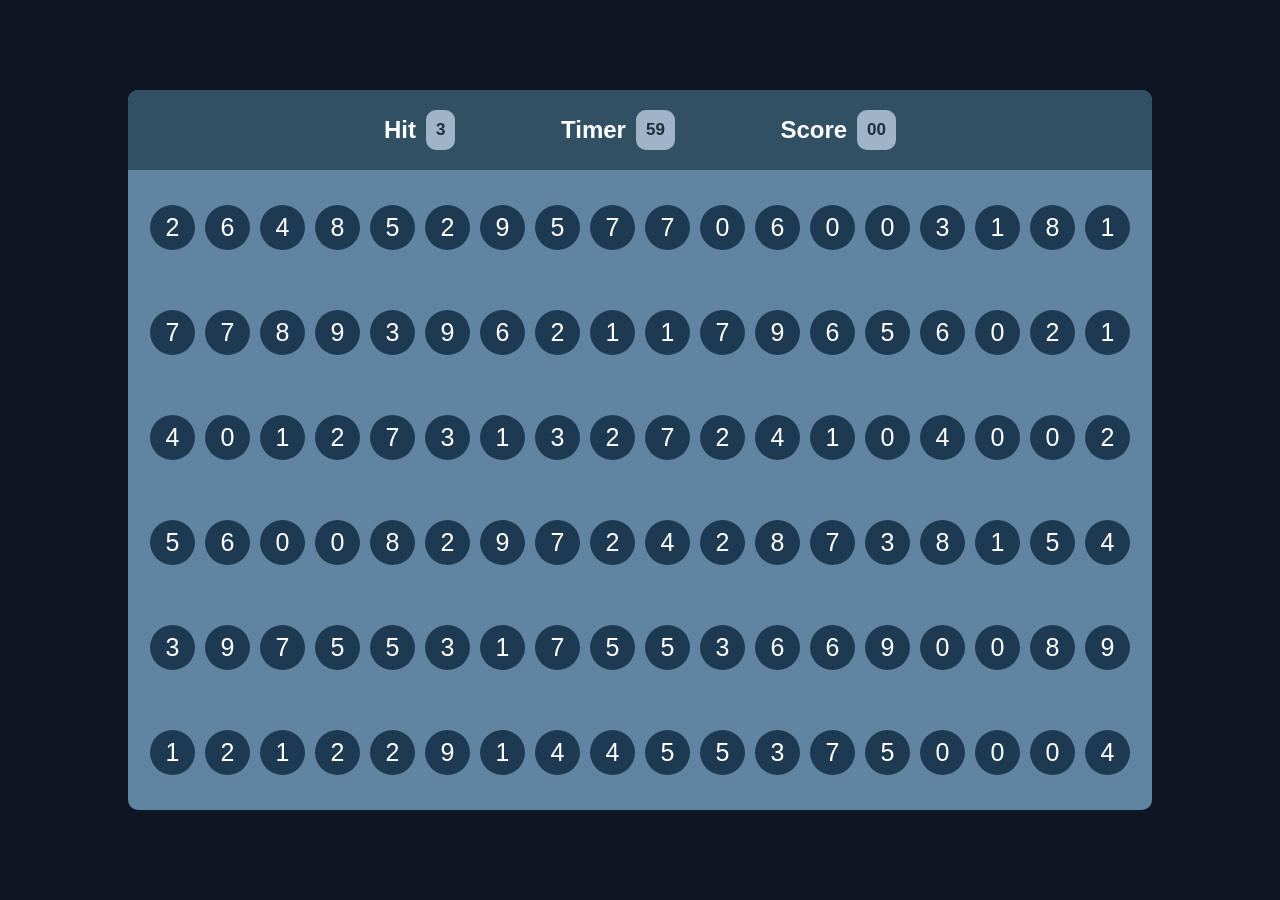
<file: LoonGame/index.html>
<!DOCTYPE html>
<html lang="en">

<head>
    <meta charset="UTF-8">
    <meta name="viewport" content="width=device-width, initial-scale=1.0">
    <link rel="stylesheet" href="style.css">
    <title>Bubble Game</title>
</head>

<body>
    <div id="main">
        <div id="pannel">
            <div id="ptop">
                <div id="new">
                    <h2>Hit</h2>
                    <div id="newhit" class="box">1</div>

                </div>
                <div id="new">
                    <h2>Timer</h2>
                    <div id="timer" class="box">60</div>

                </div>
                <div id="new">
                    <h2>Score</h2>
                    <div id="score" class="box">00</div>

                </div>
            </div>

            <div id="pbottom">
               
               
               
            </div>
        </div>
    </div>
</body>
<script src="./script.js"></script>

</html>
</file>
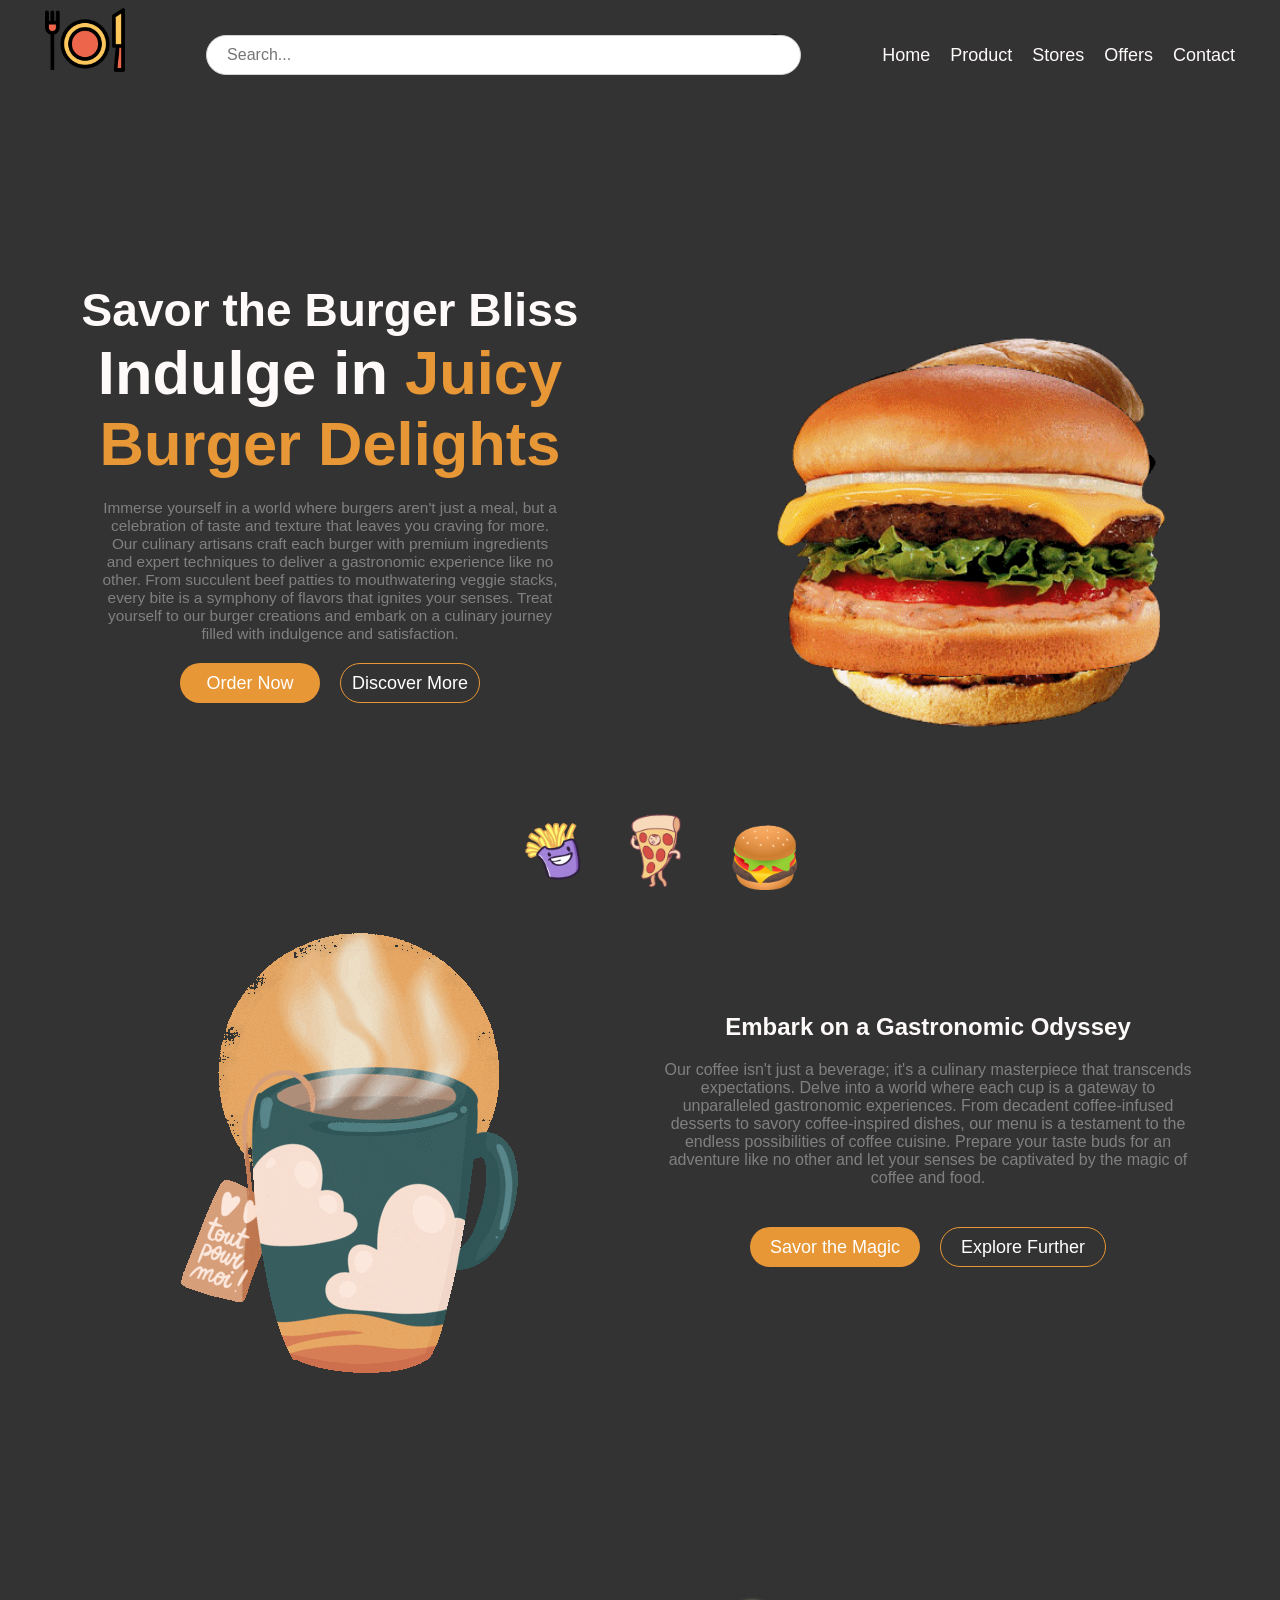
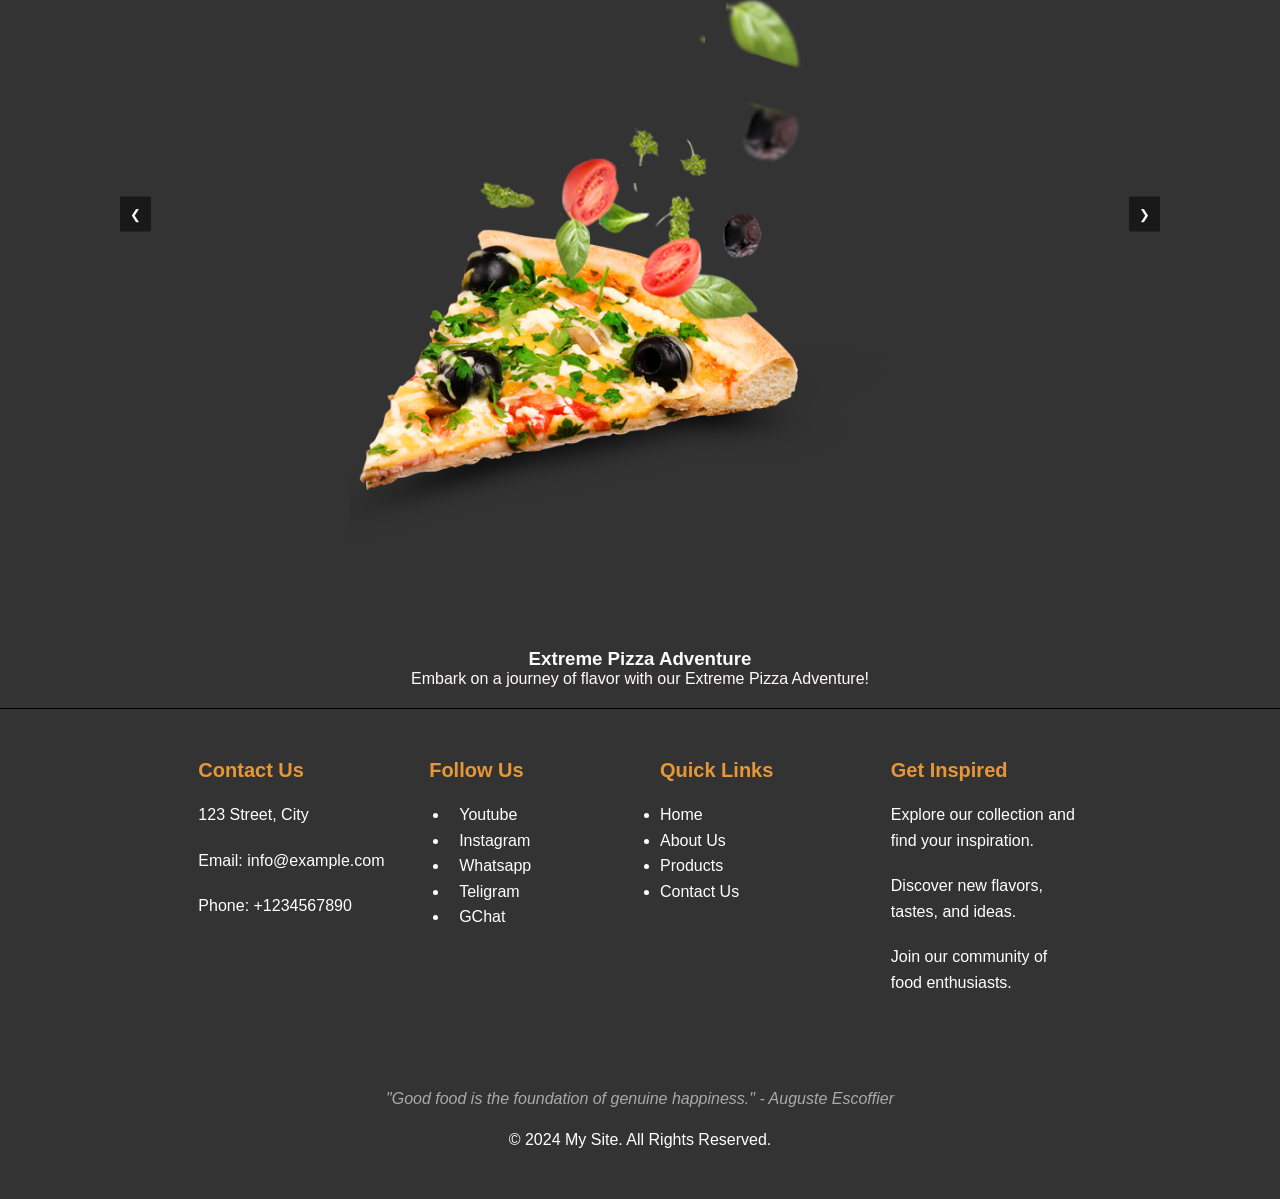
<file: The-Unique-Cafe/The-Unique-Cafe-main/index.html>
<!DOCTYPE html>
<html lang="en">

  <head>
    <meta name="author" content="Maitrayee R" />
    <meta charset="UTF-8" />
    <meta name="viewport" content="width=device-width, initial-scale=1.0" />
    <link rel="stylesheet" href="./style.css" />
    <link rel="icon" href="./assets/giphy.gif">
    <title>The Unique Cafe</title>
  </head>

  <body>
    <nav>
      <img src="./assets/image.png" alt="" />

      <div id="SearchBar">
        <input type="text" placeholder="Search..." />
        <img src="./assets/bx-search (6).svg" />
      </div>

      <ul>
        <li>Home</li>
        <li>Product</li>
        <li>Stores</li>
        <li>Offers</li>
        <li>Contact</li>
      </ul>
    </nav>

    <main>
      <div id="First">
        <div id="Content">
          <h2>Savor the Burger Bliss</h2>
          <h1>Indulge in <span>Juicy Burger Delights</span></h1>
          <p>
            Immerse yourself in a world where burgers aren't just a meal, but a
            celebration of taste and texture that leaves you craving for more.
            Our culinary artisans craft each burger with premium ingredients and
            expert techniques to deliver a gastronomic experience like no other.
            From succulent beef patties to mouthwatering veggie stacks, every
            bite is a symphony of flavors that ignites your senses. Treat
            yourself to our burger creations and embark on a culinary journey
            filled with indulgence and satisfaction.
          </p>

          <div id="Btns">
            <button id="Btn1">Order Now</button>
            <button id="Btn2">Discover More</button>
          </div>
        </div>
      </div>

      <div id="Second">
        <div id="Circle"></div>
      </div>

      <div id="Row">
        <img src="./assets/giphy.gif" alt="" />
        <img src="./assets/200w.gif" alt="" />
        <img src="./assets/hamburger-joypixels.gif" alt="" />
      </div>
    </main>

    <div id="CoffeeSection">
      <div id="Coffee">
        <img src="./assets/CofeeMug.gif" />
      </div>
      <div id="Coffee-Content">
        <h2>Embark on a Gastronomic Odyssey</h2>
        <p>
          Our coffee isn't just a beverage; it's a culinary masterpiece that
          transcends expectations. Delve into a world where each cup is a
          gateway to unparalleled gastronomic experiences. From decadent
          coffee-infused desserts to savory coffee-inspired dishes, our menu is
          a testament to the endless possibilities of coffee cuisine. Prepare
          your taste buds for an adventure like no other and let your senses be
          captivated by the magic of coffee and food.
        </p>

        <div id="CoffeeBtns">
          <button id="CoffeeBtn1">Savor the Magic</button>
          <button id="CoffeeBtn2">Explore Further</button>
        </div>
      </div>
    </div>

    <div id="PizzaSlider">
      <div id="Slider">
        <button id="prevBtn">&#10094;</button>
        <img class="slide" src="./assets/Pizza1.png" alt="" />
        <img class="slide" src="./assets/Pizza2.png" alt="" />
        <img class="slide" src="./assets/Pizza3.png" alt="" />
        <button id="nextBtn">&#10095;</button>
      </div>
      
    </div>
    <div id="PizzaContent">
      <h3>Extreme Pizza Adventure</h3>
      <p>
        Embark on a journey of flavor with our Extreme Pizza Adventure!
      </p>
    </div>
    <footer>
      <div class="footer-info">
        <div>
          <h3>Contact Us</h3>
          <p>123 Street, City</p>
          <p>Email: <a href="mailto:info@example.com">info@example.com</a></p>
          <p>Phone: <a href="tel:+1234567890">+1234567890</a></p>
        </div>
        <div>
          <h3>Follow Us</h3>
          <div class="social-icons">
            <ul>
              <li><a href="#">Youtube</a></li>
              <li><a href="#">Instagram</a></li>
              <li><a href="#">Whatsapp</a></li>
              <li><a href="#">Teligram</a></li>
              <li><a href="#">GChat</a></li>
              <!-- Add more social media platforms as needed -->
            </ul>
          </div>
        </div>

        <div>
          <h3>Quick Links</h3>
          <ul>
            <li><a href="#">Home</a></li>
            <li><a href="#">About Us</a></li>
            <li><a href="#">Products</a></li>
            <li><a href="#">Contact Us</a></li>
          </ul>
        </div>
        <div>
          <h3>Get Inspired</h3>
          <p>Explore our collection and find your inspiration.</p>
          <p>Discover new flavors, tastes, and ideas.</p>
          <p>Join our community of food enthusiasts.</p>
        </div>
      </div>
      <div class="quote">
        <p>
          "Good food is the foundation of genuine happiness." - Auguste
          Escoffier
        </p>
      </div>
      <p>&copy; 2024 My Site. All Rights Reserved.</p>
    </footer>
  </body>
  <script src="./main.js"></script>
</html>
</file>
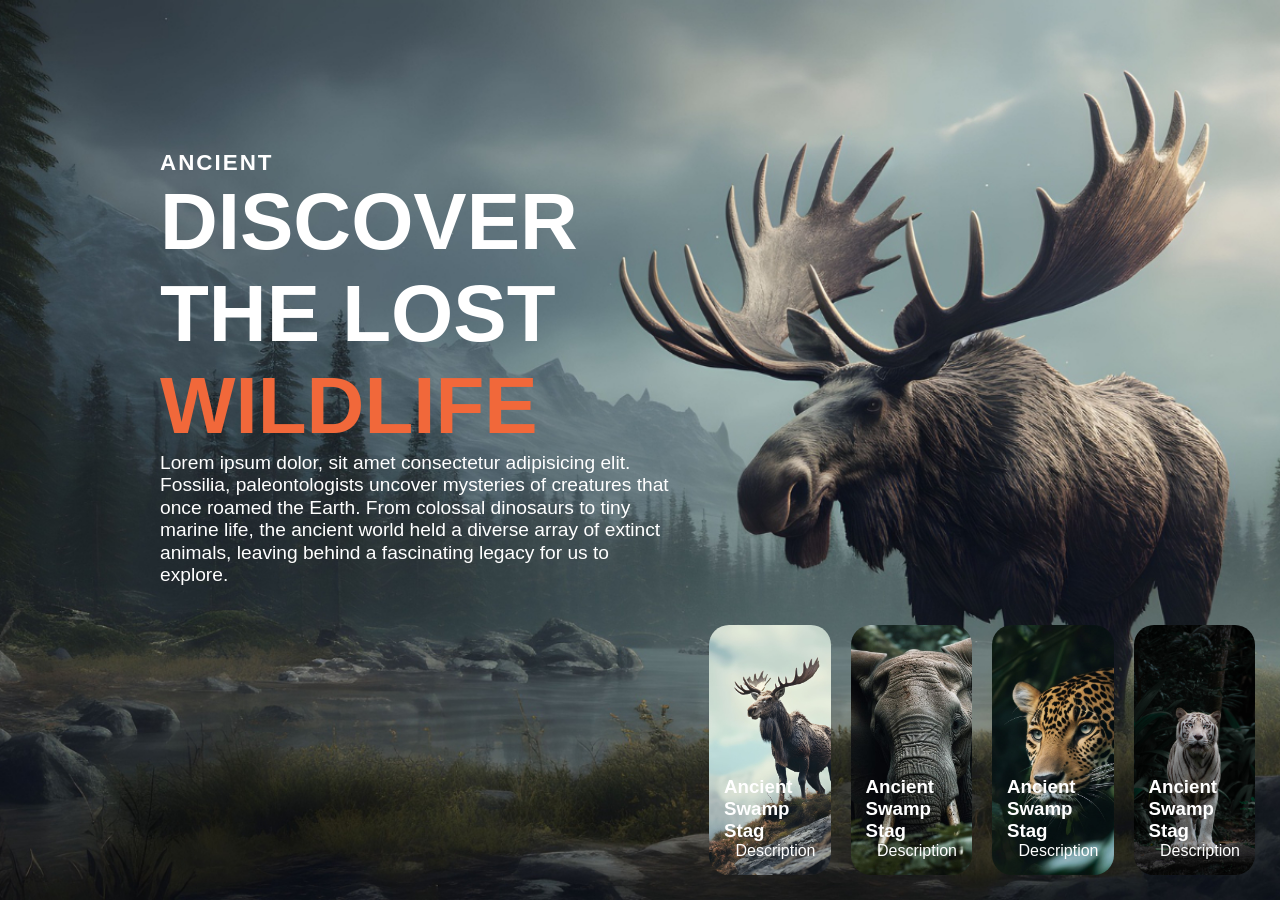
<file: Animal-Slider-JS/Animal-Slider-JS-main/Demo.html>
<!DOCTYPE html>
<html lang="en">
<head>
    <meta charset="UTF-8">
    <meta name="viewport" content="width=device-width, initial-scale=1.0">
    <title>Animals</title>
    <link rel="stylesheet" href="./Demo.css">
</head>
<body>

    <nav>
        <ul>
            <li>Home</li>
            <li>Service</li>
            <li>About</li>
        </ul>
    </nav>

    <main>

        <div id="Content">
            <p>ANCIENT</p>
            <h2>DISCOVER THE LOST <span>WILDLIFE</span></h2>
            <p>
                Lorem ipsum dolor, sit amet consectetur adipisicing elit. Fossilia, paleontologists uncover mysteries of creatures that once roamed the Earth. From colossal dinosaurs to tiny marine life, the ancient world held a diverse array of extinct animals, leaving behind a fascinating legacy for us to explore.
            </p>
        </div>


        <div id="Cards">

            <div class="Card">
              
                    <h3>Ancient Swamp Stag</h3>
                    <p>Description</p>
             </div>

            <div class="Card">
              
                    <h3>Ancient Swamp Stag</h3>
                    <p>Description</p>
             </div>

            <div class="Card">
              
                    <h3>Ancient Swamp Stag</h3>
                    <p>Description</p>
             </div>
            <div class="Card">
              
                    <h3>Ancient Swamp Stag</h3>
                    <p>Description</p>
             </div>







    </main>
    
</body>
<script src="./Demo.js"></script>
</html>
</file>
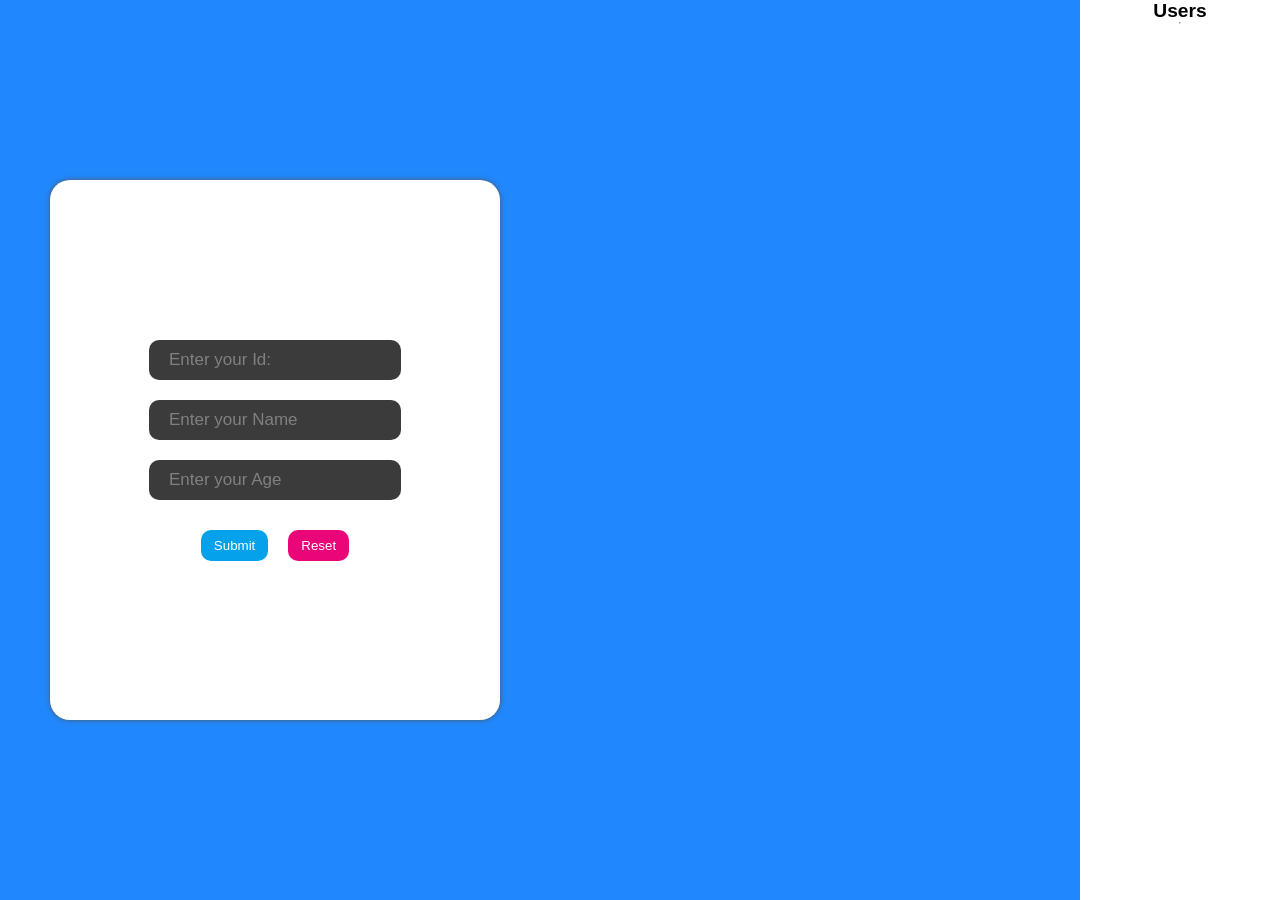
<file: User-Manangement-In-JS/User-Manangement-In-JS-main/Demo.html>
<!DOCTYPE html>
<html lang="en">
<head>
    <meta charset="UTF-8">
    <meta name="viewport" content="width=device-width, initial-scale=1.0">
    <title>My site</title>
    <link rel="stylesheet" href="./Demo.css">
</head>
<body>

    <div id="Main">
        <div id="InputData">
            <form id = "UserDataForm">
                <input type="text" name="id" id="phone" placeholder="Enter your Id: ">
                <input type="text" name="name" id="name" placeholder="Enter your Name">
                <input type="text" name="email" id="email" placeholder="Enter your Age">
            
                <div>
                    <button type="submit">Submit</button> 
                    <button type="reset">Reset</button> 

                </div>
            </form>
        </div>

        <div id="OutputData">
            
            <div id="UserDataShowCase">
                <button id = "Close" onclick="CloseDataShowCase()">Close</button>
           
               <table border="1">
                <tr>
                    <th>Id</th>
                    <th>Name</th>
                    <th>Age</th>
                </tr>
                <tr>
                    <td></td>
                    <td></td>
                    <td></td>
                </tr>
               </table>
               <div id="BtnGrp">
                <button id = "UpdateBtn">Update</button>
                <button id = "DeleteBtn">Delete</button>
            </div>
           
            </div>

                <div id="UserNameShowCase">
                    <h2>Users</h2>
                    <hr>

                    <div id="UserList"></div>

                    
                </div>
        </div>

    </div>
    
</body>
<script src="./Demo.js"></script>
</html>
</file>
<file: LoonGame/style.css>
* {
  margin: 0;
  padding: 0;
  box-sizing: border-box;
  color: white;
  font-family: sans-serif;
}
html,
body {
  width: 100%;
  height: 100%;
}

#main {
  width: 100%;
  height: 100%;
  background-color: rgb(13, 22, 34);
   /* background-image: url(./3980581c1af5398cd7fdcdc740403b98.png); */
   background-position: center;
   background-size: cover;
   background-repeat: no-repeat;
   position: relative;
  display: flex;
  align-items: center;
  justify-content: center;
}

#pannel {
  height: 80%;
  width: 80%;
  overflow: hidden;
  border-radius: 10px;
  background-color: rgb(96, 132, 161);
}

#ptop {
width: 100%;
height: 80px;
background-color: rgb(49, 80, 100);
display: flex;
align-items: center;
justify-content: space-between;
padding: 0 25%;

}

#new{
display: flex;
align-items: center;
}

.box{
padding: 10px;
margin-left: 10px;
font-size: 17px;

font-weight: 800;
border-radius: 10px;
color: rgb(24, 50, 61);
background-color: rgb(159, 180, 198);
}


#pbottom{
    display: flex;
    align-items: center;
    justify-content: center;
    font-size: 25px;
    gap: 10px;
    flex-wrap: wrap;
    width: 100%;
    height: calc(100% - 80px);
    padding: 10px;
    
}

#bubble{
    display: flex;
    align-items: center;
    justify-content: center;
    width: 45px;
    height: 45px;
    border-radius: 50%;
    background-color: rgb(29, 58, 82);
}

#bubble:hover{
    background-color: rgb(10, 31, 39) ;
    cursor: pointer;
}
</file>
<file: The-Unique-Cafe/The-Unique-Cafe-main/style.css>
/* Reset CSS */
* {
  margin: 0;
  padding: 0;
  box-sizing: border-box;
}

/* Body Styles */
body {
  color: snow;
  background-color: #333333;
  font-family: sans-serif;
  overflow-x: hidden;
}
button {
  cursor: pointer;
}

/* Navigation Styles */
nav {
  display: flex;
  align-items: center;
  justify-content: space-between;
  padding: 15px 45px;
  position: absolute;
  width: 100vw;
}

nav img {
  position: relative;
  bottom: 15px;
  height: 80px;
  object-fit: cover;
}

nav ul {
  z-index: 1;
  list-style: none;
  display: flex;
  align-items: center;
  justify-content: center;
  column-gap: 20px;
}

nav ul li {
  font-size: 18px;
  cursor: pointer;
}
nav ul li:hover {
  transform: scale(0.9);
}

/* Search Bar Styles */
#SearchBar {
  width: 50%;
  display: flex;
  position: relative;
  align-items: center;
}

#SearchBar input {
  width: 100%;
  padding: 10px 20px;
  padding-right: 50px;
  border: 1px solid lightgray;
  border-radius: 30px;
  outline: none;
  font-size: 16px;
  color: black;
  z-index: 10;
}

#SearchBar img {
  height: 28px;
  position: absolute;
  right: 10px;
}

/* Main Styles */
main {
  height: 100vh;
  padding: 20px;
  display: flex;
  justify-content: center;
  align-items: end;
  position: relative;
}

/* First Section Styles */
#First {
  height: 90%;
  width: 50%;
  display: flex;
  align-items: center;
  justify-content: center;
}

#Content {
  font-family: sans-serif;
  width: fit-content;
  text-align: center;
  display: flex;
  align-items: center;
  justify-content: center;
  flex-direction: column;
  font-size: 2.4vmax;
}

#Content span {
  color: #e89736;
}

#Content p {
  margin-top: 20px;
  font-size: 1.2vmax;
  width: 75%;
  color: gray;
}

#Btns {
  display: flex;
  column-gap: 20px;
}

#Btn1,
#Btn2 {
  width: 140px;
  height: 40px;
  border-radius: 30px;
  font-size: 18px;
  margin-top: 20px;
}

#Btn1 {
  background-color: #e89736;
  color: white;
  border: none;
}

#Btn2 {
  background: transparent;
  border: 1px solid #e89736;
  color: white;
}

#Btn1:hover {
  background: transparent;
  border: #e89736 solid 1px;
  transform: scale(0.92);
}

#Btn2:hover {
  background-color: #e89736;
  color: white;
  border: 1px solid #e89736;
  transform: scale(0.92);
}

/* Second Section Styles */
#Second {
  height: 90%;
  width: 50%;
  display: flex;
  align-items: center;
  justify-content: start;
  overflow: hidden;
  position: relative;
}

#Blob {
  height: 100%;
  position: absolute;
  right: -180px;
  bottom: -180px;
  visibility: hidden;
}

#Circle {
  height: 90%;
  width: 90%;
  position: relative;
  top: 30px;
  left: 50px;
  border-radius: 50%;
  background-image: url("./assets/6lR.gif");
  background-position: center;
  background-repeat: no-repeat;
  background-size: contain;
}

#Row {
  display: flex;
  align-items: center;
  column-gap: 20px;
  position: absolute;
  bottom: 10px;
  left: 40%;
}

#Row img {
  height: 90px;
  cursor: pointer;
  transition: 0.3s;
}

#Row img:hover {
  transform: translateY(-10px);
}

#CoffeeSection {
  margin: auto;
  display: flex;
  align-items: center;
  justify-content: space-between;
  /* border: 1px solid wheat; */
  width: 90vw;
}

#Coffee {
  width: 50%;
  display: flex;
  align-items: center;
  justify-content: center;
}

#Coffee-Content {
  width: 50%;
  display: flex;
  flex-direction: column;
  align-items: center;
  justify-content: center;
  padding: 20px;
  row-gap: 20px;
  text-align: center;
}

#Coffee-Content p {
  color: gray;
}

#CoffeeBtns {
  display: flex;
  column-gap: 20px;
  border: 100%;
}

#CoffeeBtn1,
#CoffeeBtn2 {
  width: fit-content;
  padding: 0 20px;
  height: 40px;
  border-radius: 30px;
  font-size: 18px;
  margin-top: 20px;
}

#CoffeeBtn1 {
  background-color: #e89736;
  color: white;
  border: none;
}

#CoffeeBtn2 {
  background: transparent;
  border: 1px solid #e89736;
  color: white;
}

#CoffeeBtn1:hover {
  background: transparent;
  border: #e89736 solid 1px;
  transform: scale(0.92);
}

#CoffeeBtn2:hover {
  background-color: #e89736;
  color: white;
  border: 1px solid #e89736;
  transform: scale(0.92);
}




#PizzaSlider {
    margin: 50px auto;
    padding: 30px;
    width: 95vw;
    height: 60vw;
    display: flex;
    flex-direction: column;
    align-items: center;
    overflow: hidden;
  }
  
  #Slider {
    width: 90%;
    height: 100%;
    margin: auto;
    position: relative;
  }
  
  #Slider img {
    width: 100%;
    height: 100%;
    object-position: center;
    object-fit: contain;
  }


  #PizzaContent
  {
    margin: 20px auto;
    text-align: center;
  }
  
 
  
  .slide {
    display: none;
    width: 100%;
  }
  
  #prevBtn, #nextBtn {
    position: absolute;
    top: 50%;
    transform: translateY(-50%);
    background-color: rgba(0, 0, 0, 0.5);
    color: white;
    border: none;
    cursor: pointer;
    padding: 10px;
    z-index: 1;
  }
  
  #prevBtn {
    left: 0;
  }
  
  #nextBtn {
    right: 0;
  }
  
  #PizzaContent {
    margin-top: 20px;
  }
  
  





footer {
  border-top: 1px solid #000;
  background-color: #333;
  color: #fff;
  padding: 50px 0;
  text-align: center;
  display: flex;
  align-items: center;
  justify-content: space-between;
  flex-direction: column;
}

.footer-info {
  display: flex;
  justify-content: space-around;
  align-items: flex-start;
  flex-wrap: wrap;
  margin-bottom: 20px;
}

.footer-info div {
  flex: 1;
  margin: 0 20px;
}

.footer-info h3 {
  color: #e89736;
  font-size: 20px;
  margin-bottom: 20px;
  text-align: left;
}

.footer-info p,
.footer-info ul,
.quote {
  font-size: 16px;
  text-align: left;
  margin-bottom: 20px;
  line-height: 1.6;
}

.quote {
  font-style: italic;
  color: #aaa;
  margin-top: 50px;
}
.social-icons ul li a
{
  font-size: 16px;
}

.social-icons a {
  color: #fff;
  font-size: 24px;
  margin: 0 10px;
  transition: color 0.3s;
}

.social-icons a:hover {
  color: #e89736;
}

.footer-info a {
  color: #fff;
  text-decoration: none;
  transition: color 0.3s;
}

.footer-info a:hover {
  color: #e89736;
}

::-webkit-scrollbar {
  width: 10px;
}

::-webkit-scrollbar-track {
  background: #333333;
}

::-webkit-scrollbar-thumb {
  background: #333333;
}

::-webkit-scrollbar-thumb:hover {
  background: #333333;
}

/* Responsive Styles */
@media screen and (max-width: 1100px) {
  nav {
    flex-direction: column;
    row-gap: 20px;
  }

  main {
    top: 200px;
    justify-content: center;
    align-items: center;
    flex-direction: column;
  }

  #Second {
    display: flex;
    align-items: center;
    justify-content: center;
    width: 100%;
  }
  #Circle
  {
    height: 100%;
    width: 100%;
    background-size: contain;
    background-position: center;
    left: 0;

  }


  #Row {
    display: none;
  }
  #CoffeeSection {
  
    margin-top: 200px;
  }
  #Coffee-Content {
    width: 100%;
  }
}

@media screen and (max-width: 800px) {
  #CoffeeSection {
    top: 150px;
    flex-direction: column;
    height: fit-content;
    margin-bottom: 100px;

  }
  #CoffeeBtn1, #CoffeeBtn2
  {
    font-size: 13px;

  }

  #PizzaSlider
  {
    margin-top: 100px;
  }
}
</file>
<file: Animal-Slider-JS/Animal-Slider-JS-main/Demo.css>
*
{
    margin: 0;
    padding: 0;
    box-sizing: border-box;
}


body
{
    font-family: 'Roboto', sans-serif;
    background-color: black;
    color: white;
}


nav
{
   
    width: 100vw;
    position: absolute;
    display: flex;
    align-items: center;
    padding: 10px 160px;
}

nav ul 
{
    list-style: none;
    display: flex;
    column-gap: 30px;
    align-items: center;
    color: white;
}

nav ul li
{
    font-size: .9rem;
}




main
{
    height: 100vh;
    background-image: url("./image/img1.jpg");
    background-size: cover;
    background-position: center;
    position: relative;


}


#Content
{
    position: relative;
    left: 160px;
    top: 150px;
    width: 40%;
    display: flex;
    flex-direction: column;
}

#Content p:first-child
{
    font-family: Verdana, Geneva, Tahoma, sans-serif;
    letter-spacing: 2px;
    font-size: 1.4rem;
    font-weight: 700;
}

#Content h2
{
    font-size: 5rem;
}

#Content h2 span
{
    margin: 10px 0;
    color: #f1683a;
}

#Content p:last-child
{
    line-height: 1.4rem;
    font-size: 1.2rem;
}


#Cards
{
    height: 280px;
    width: 45%;
    position: absolute;
    right: 10px;
    bottom: 10px;
    padding: 15px;
    
    display: flex;
    column-gap: 20px;
    align-items: center;
    justify-content: space-between;
}


.Card
{
    height: 100%;
    flex: 1;
    display: flex;
    flex-direction: column;
    color: white;
    align-items: end;
    justify-content: end;
    padding: 15px;
    border-radius: 20px;

    background-position: center;
    background-size: cover;
    text-align: left;
    transition: 0.2s;

}

.Card:first-child
{
    background-image: url("./image/img2.jpg");
}

.Card:nth-child(2)
{
    background-image: url("./image/img3.jpg");
}
.Card:nth-child(3)
{
    background-image: url("./image/img4.jpg");
}
.Card:nth-child(4)
{
    background-image: url("./image/img5.jpg");
}


.Card:hover
{
    transform: scale(1.2);

}
</file>
<file: User-Manangement-In-JS/User-Manangement-In-JS-main/Demo.css>
*
{
    margin: 0;
    padding: 0;
    box-sizing: border-box;
}

body
{
    background-color: rgba(4, 120, 252, 0.885);
    color: white;
    font-family: sans-serif;
    font-size: 1vmax;
}


#Main
{
    height: 100vh;
    display: flex;
    align-items: center;
    /* padding: 20px; */
    justify-content: space-between;
}

#InputData
{
    position: relative;
    left: 50px;
    height: 60vh;
    width: 450px;
    background-color: white;
    border-radius: 20px;
    padding: 20px;
    display: flex;
    flex-direction: column;
    align-items: center;
    justify-content: center;
    box-shadow: 0px 0px 5px rgb(87, 86, 86);

}

#InputData form{
    display: flex;
    flex-direction: column;
    align-items: center;
    row-gap: 20px;
    justify-content: center;
}
#InputData form input
{
    padding: 10px 20px;
    border: none;
    background-color: rgb(60, 59, 59);
    color: white;
    font-size: 17px;
    border-radius: 10px;
    outline: none;
}


#InputData form input::placeholder
{
    color: gray;
}


#InputData form div button:first-of-type
{
    background-color: rgb(5, 161, 234);
    color: white;
    padding: 8px 13px;
    border: none;
    border-radius: 10px;
    font-family: 18px;
}


#InputData form div button:last-of-type
{
    background-color: rgb(234, 5, 120);
    color: white;
    padding: 8px 13px;
    border: none;
    border-radius: 10px;
    font-family: 18px;
}




#InputData form div
{
    display: flex;
    column-gap: 20px;
    margin-top: 10px;
}


#OutputData
{
    /* border: 3px solid red; */
    width: 650px;
    display:flex;
    align-items: center;
    justify-content: space-between;
}


#UserDataShowCase
{
    height: 70vh;
    width: 350px;
    background-color: white;
    border-radius: 20px;
    position: relative;
    display: flex;
    align-items: center;
    justify-content: center;
    font-size: 2vmax;
    color: black;
    visibility: hidden;
    flex-direction: column;
}



#Close
{
    padding: 8px 17px;
    background:none;
    background-color: rgb(29, 28, 28);
    outline: none;
    border: none;
    border-radius: 10px;
    color: rgb(255, 255, 255);
    /* font-size: 25px; */
    position: absolute;
    right: 10px;
    top: 10px;
    cursor: pointer;
    user-select: none;

}
#Close:active
{
    transform: scale(0.95);
}



#UserDataShowCase table td
{
    padding: 10px;
    color: black;

}

#BtnGrp
{
    display: flex;
    column-gap: 20px;
    position: absolute;
    bottom: 20px;
}


#BtnGrp button:first-of-type{
    background-color: rgb(5, 161, 234);
    color: white;
    padding: 8px 13px;
    border: none;
    border-radius: 10px;
    font-family: 18px;
}

#BtnGrp button:last-of-type
{
    background-color: rgb(234, 5, 120);
    color: white;
    padding: 8px 13px;
    border: none;
    border-radius: 10px;
    font-family: 18px;
}


#BtnGrp button:active
{
    transform: scale(0.95);
}



#UserNameShowCase
{
    width: 200px;
    height: 100vh;
    background-color: rgb(255, 255, 255);
    color: rgb(0, 0, 0);
    display: flex;
    flex-direction: column;
    overflow: hidden;
    align-items: center;
}






#UserList
{
    width: 100%;
    height: 100%;
    display: flex;
    row-gap: 10px;
    flex-direction: column;
    overflow: scroll;
}




#UserList p 
{
    
    padding: 15px;
    margin: 10px;
    background-color: lightblue;
    color: black;
    font-size: 18px;
    border-radius: 20px;
    cursor: pointer;
    user-select: none;
}

#UserList p span
{
    font-weight: bold;
    background-color: rgb(230, 234, 235);
    color: black;
    padding: 5px 10px;
    border-radius: 50%;
    margin-right: 10px;
    
}

#UserList p:hover
{
    background-color: rgb(109, 199, 229);
    color: black;
    font-size: 18px;
    border-radius: 20px;
}

#UserList p:active
{
    transform: scale(0.97);
}
</file>
